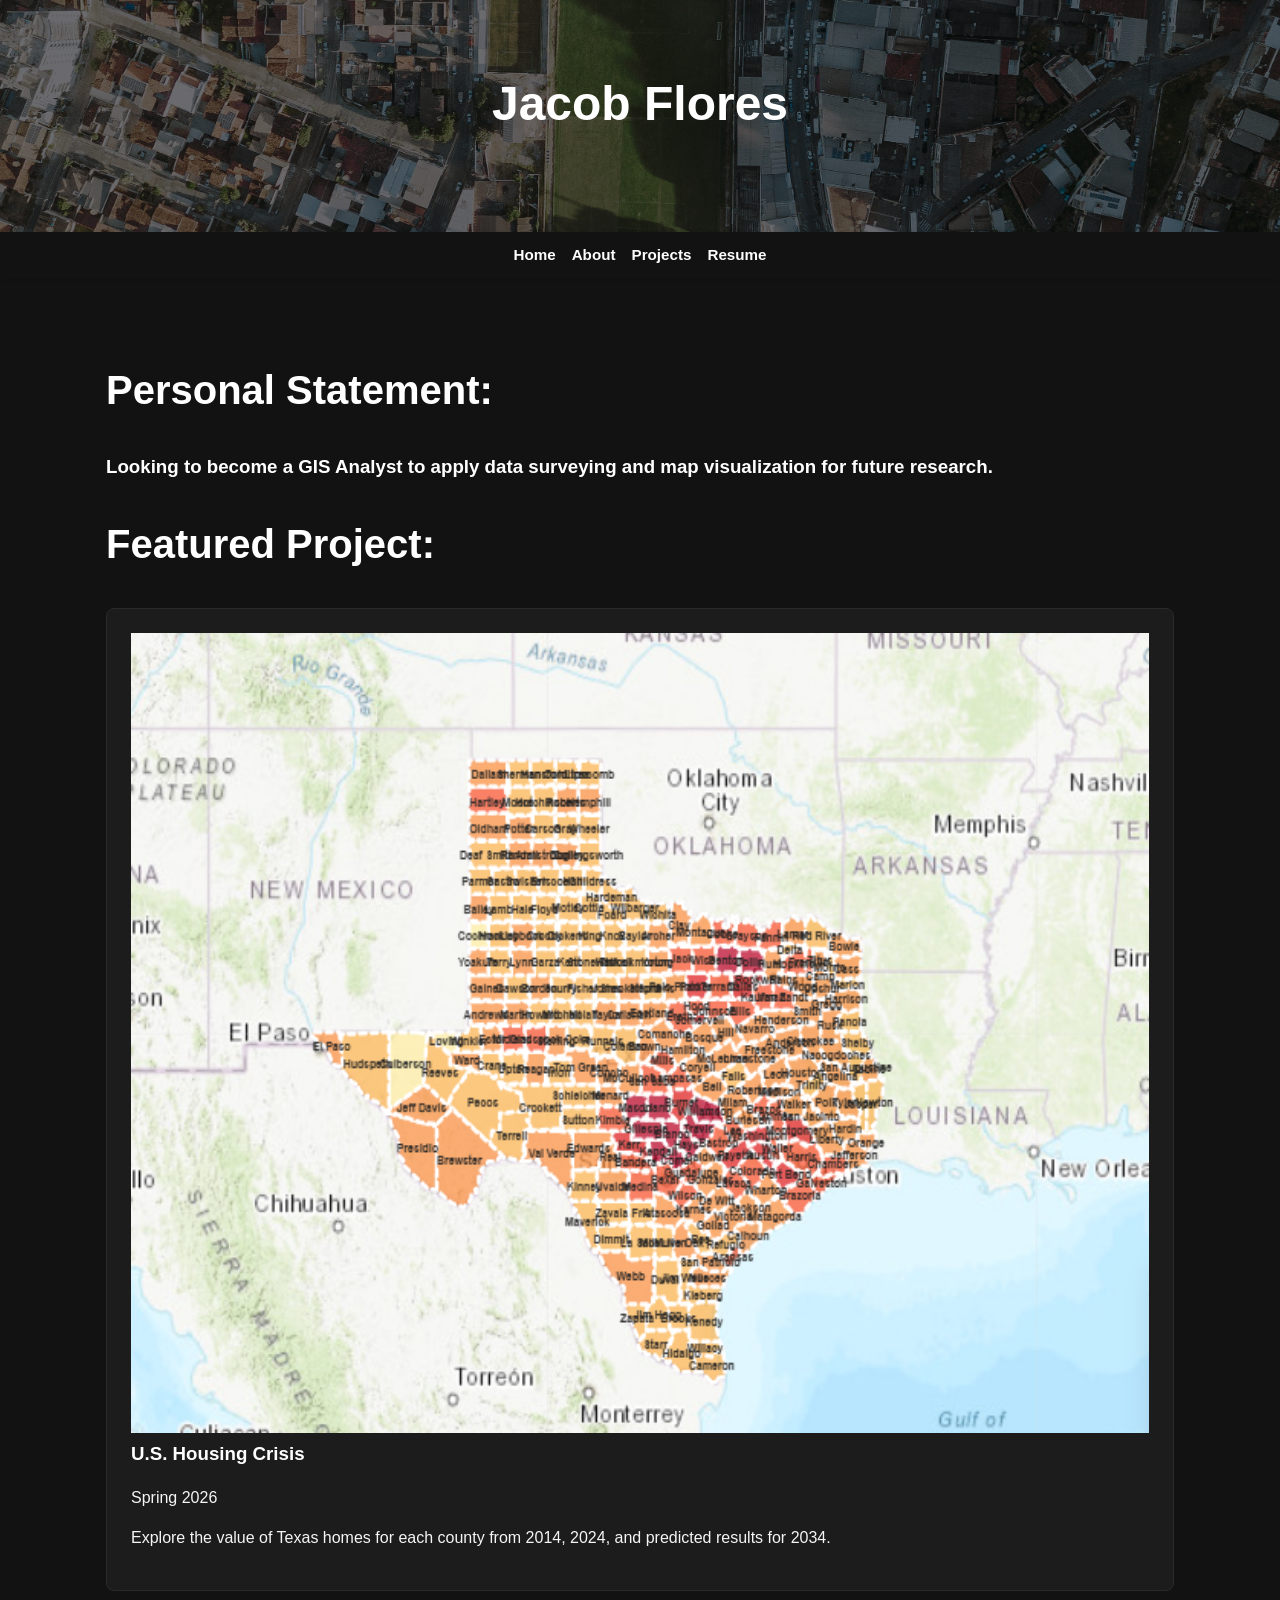
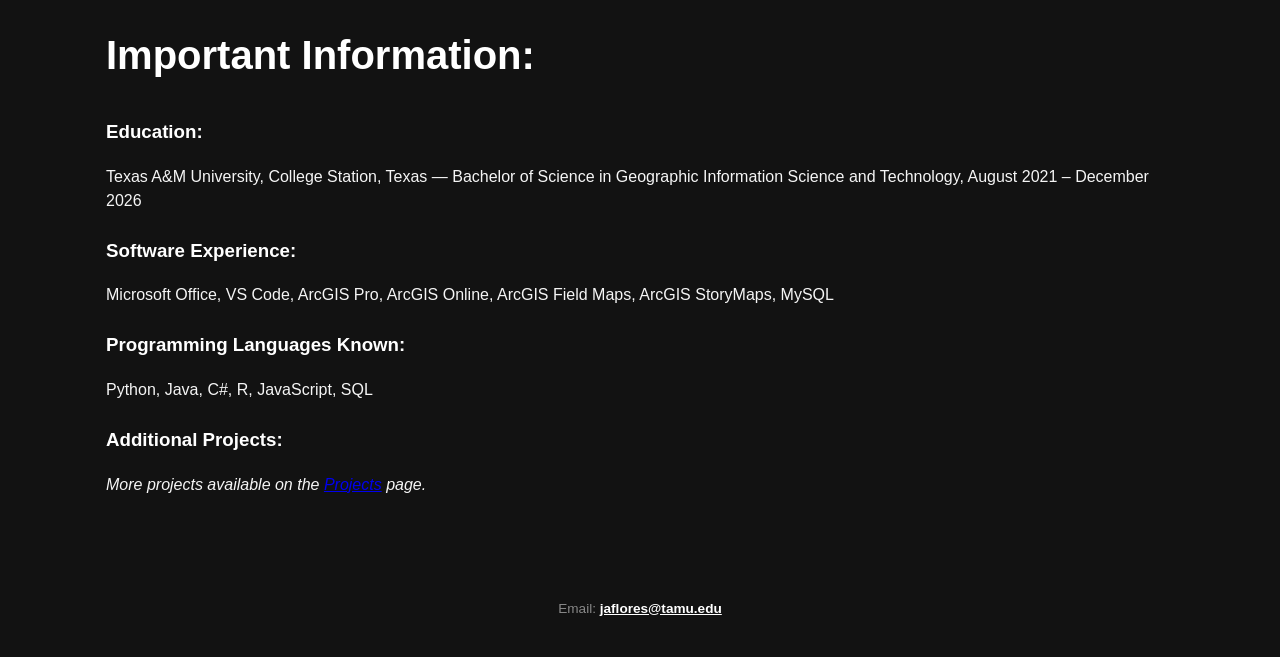
<file: index.html>
<!DOCTYPE html>
<html lang="en">
<head>
<meta charset="UTF-8">
<meta name="viewport" content="width=device-width, initial-scale=1.0">
<title>Jacob Flores – Portfolio</title>
<link rel="stylesheet" href="style.css">
</head>
<body>

<header>
  <h1>Jacob Flores</h1>
  <p><br></p>
</header>

<nav>
  <a href="index.html">Home</a>
  <a href="about.html">About</a>
  <a href="projects.html">Projects</a>
  <a href="resume.html">Resume</a>
</nav>

<main>
  <section id="background">
    <h2>Personal Statement:</h2>
    <h3>Looking to become a GIS Analyst to apply data surveying and map visualization for future research.</h3>
  </section>
  
  <section id="featured">
    <h2>Featured Project:</h2>
    <a class="card" href="project-1.html">
      <img src="TexasCount.png" alt="Preview of Texas counties and their values presented by HTML." width="100%" height="800">
      <h3>U.S. Housing Crisis</h3>
      <p>Spring 2026</p>
      <p>Explore the value of Texas homes for each county from 2014, 2024, and predicted results for 2034.</p>
    </a>
  </section>

  <section id="background">
    <h2>Important Information:</h2>
    <h3>Education:</h3>
    <p>Texas A&amp;M University, College Station, Texas — Bachelor of Science in Geographic Information Science and Technology, August 2021 – December 2026 </p>
    <h3>Software Experience:</h3>
    <p>Microsoft Office, VS Code, ArcGIS Pro, ArcGIS Online, ArcGIS Field Maps, ArcGIS StoryMaps, MySQL </p>
    <h3>Programming Languages Known:</h3>
    <p>Python, Java, C#, R, JavaScript, SQL </p>
    <h3>Additional Projects:</h3>
    <p><em>More projects available on the <a href="projects.html">Projects</a> page.</em></p>
  </section>
</main>

<footer>
  <p>Email: <a class="contact-link" href="mailto:jaflores@tamu.edu">jaflores@tamu.edu</a></p>
</footer>

  <script src="script.js"></script>
</body>
</html>
</file>
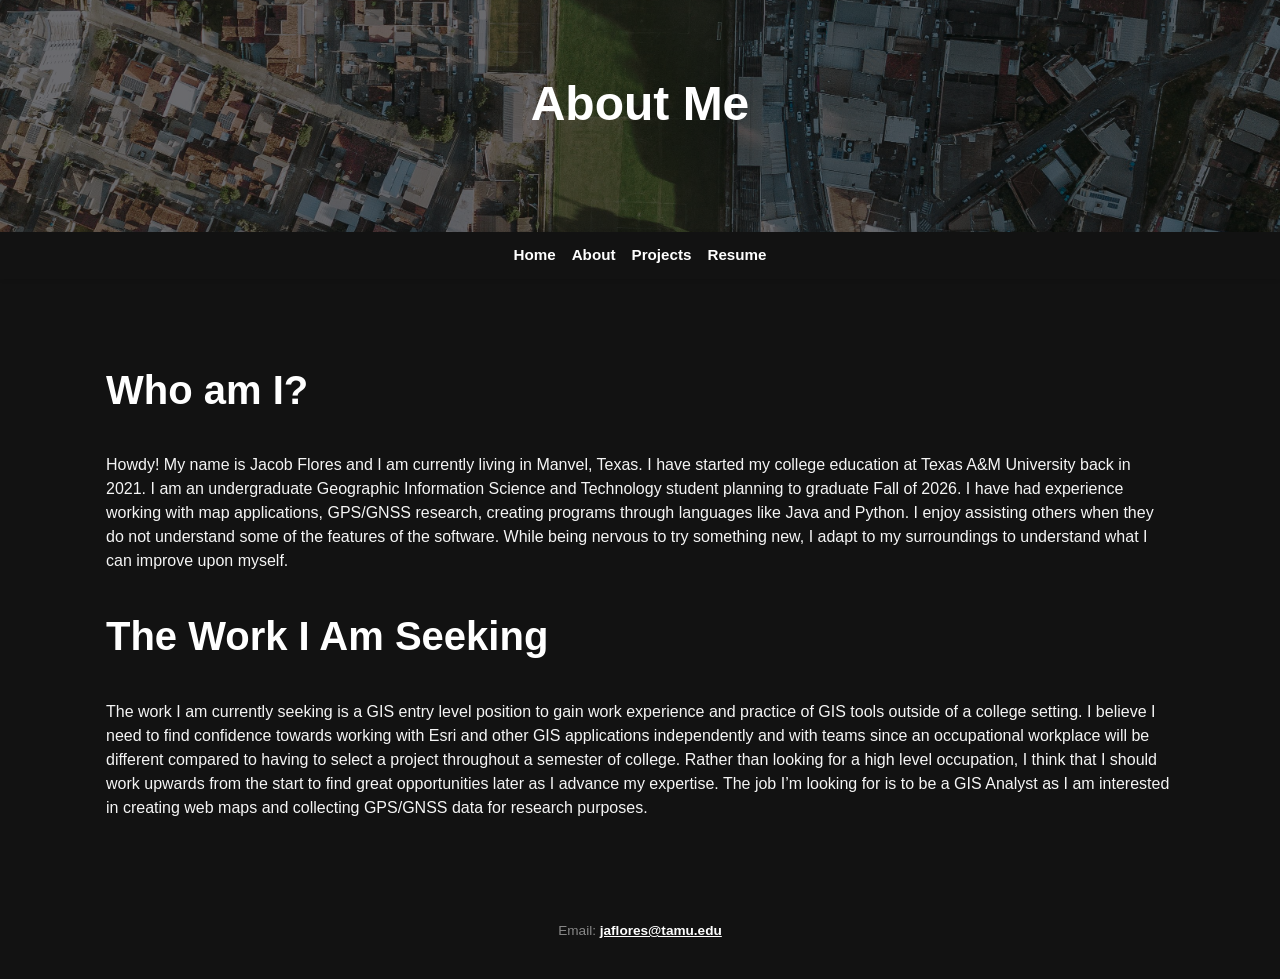
<file: about.html>
<!DOCTYPE html>
<html lang="en">
<head>
<meta charset="UTF-8">
<meta name="viewport" content="width=device-width, initial-scale=1.0">
<title>About – Jacob Flores</title>
<link rel="stylesheet" href="style.css">
</head>
<body>

<header>
  <h1>About Me</h1>
  <p><br></p>
</header>

<nav>
  <a href="index.html">Home</a>
  <a href="about.html">About</a>
  <a href="projects.html">Projects</a>
  <a href="resume.html">Resume</a>
</nav>

<main>
  <section id="about">
    <h2>Who am I?</h2>
    <p>Howdy! My name is Jacob Flores and I am currently living in Manvel, Texas. I have started my college education at Texas A&M University back in 2021. I am an undergraduate Geographic Information Science and Technology student planning to graduate Fall of 2026. I have had experience working with map applications, GPS/GNSS research, creating programs through languages like Java and Python. I enjoy assisting others when they do not understand some of the features of the software. While being nervous to try something new, I adapt to my surroundings to understand what I can improve upon myself.</p>
  </section>

  <section id="work-i-want">
    <h2>The Work I Am Seeking</h2>
    <p>The work I am currently seeking is a GIS entry level position to gain work experience and practice of GIS tools outside of a college setting. I believe I need to find confidence towards working with Esri and other GIS applications independently and with teams since an occupational workplace will be different compared to having to select a project throughout a semester of college. Rather than looking for a high level occupation, I think that I should work upwards from the start to find great opportunities later as I advance my expertise. The job I’m looking for is to be a GIS Analyst as I am interested in creating web maps and collecting GPS/GNSS data for research purposes.</p>
  </section>

</main>

<footer>
  <p>Email: <a class="contact-link" href="mailto:jaflores@tamu.edu">jaflores@tamu.edu</a></p>
</footer>

  <script src="script.js"></script>
</body>
</html>
</file>
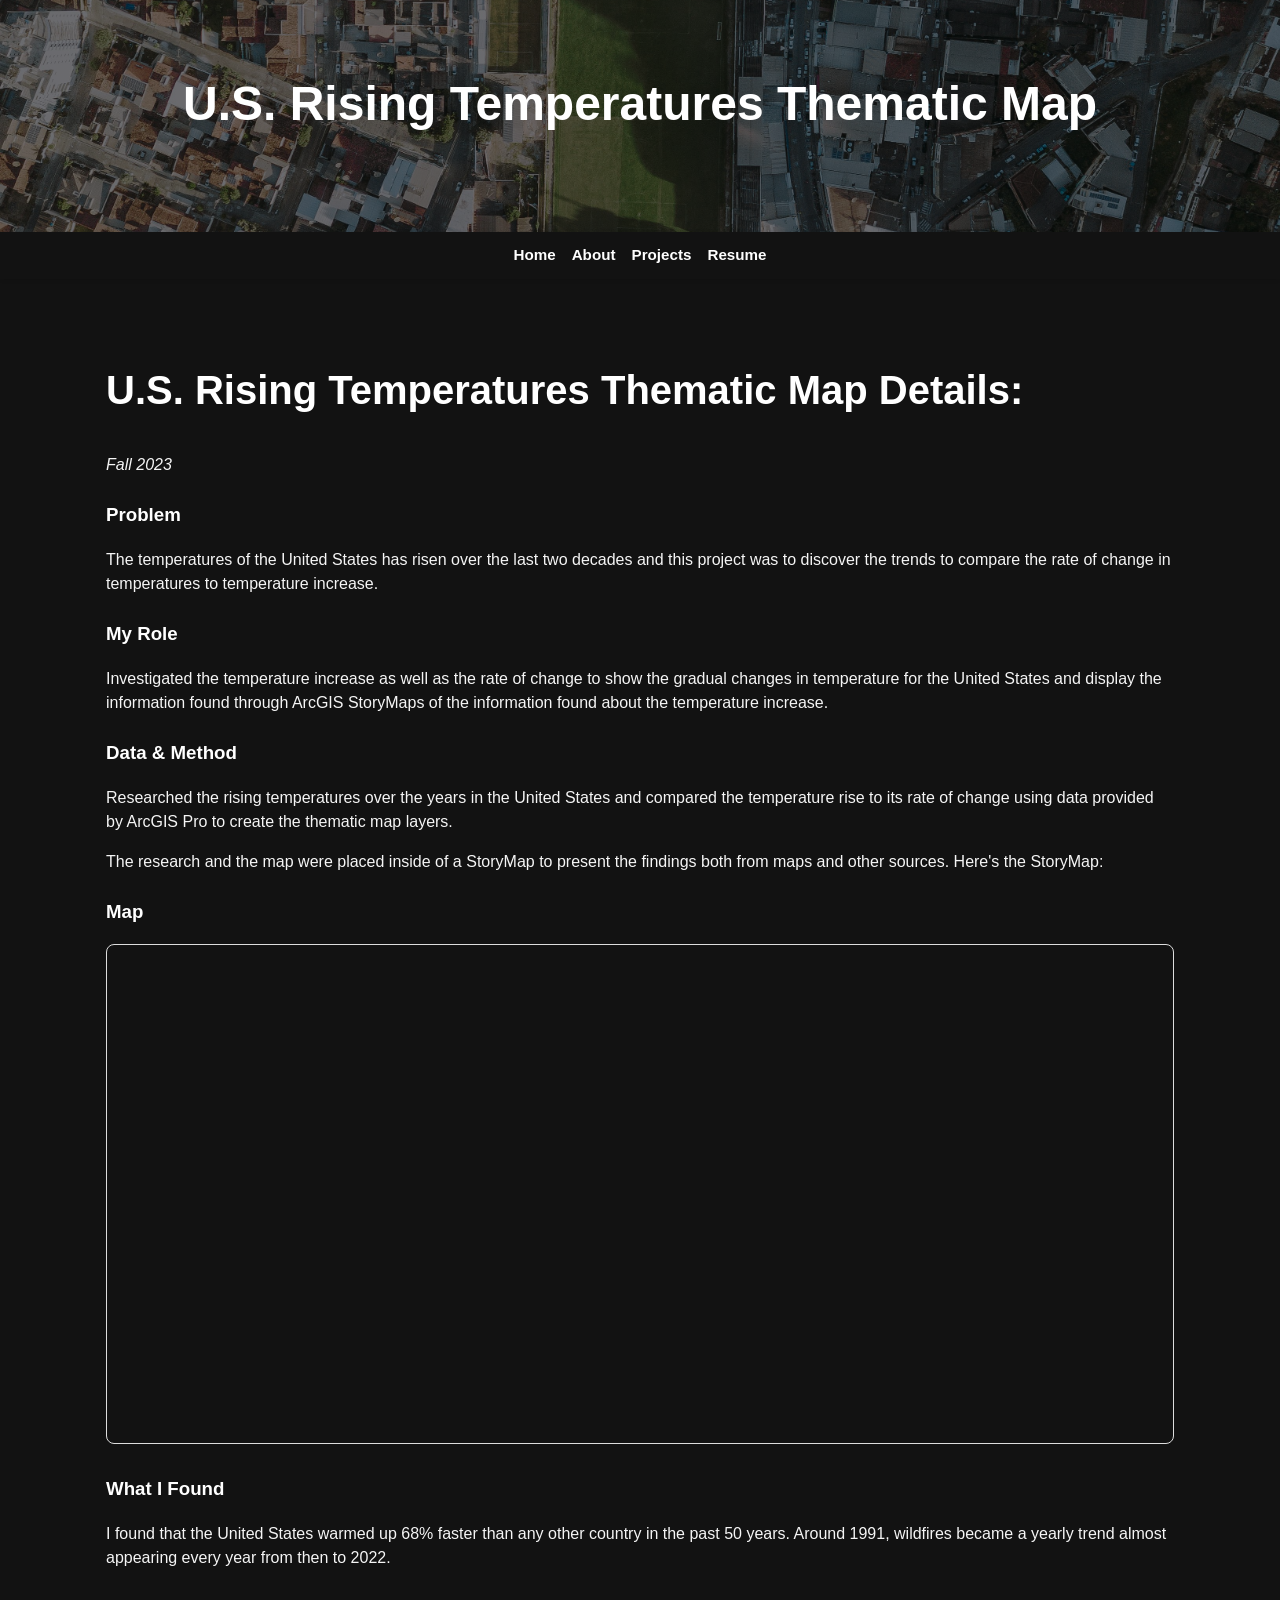
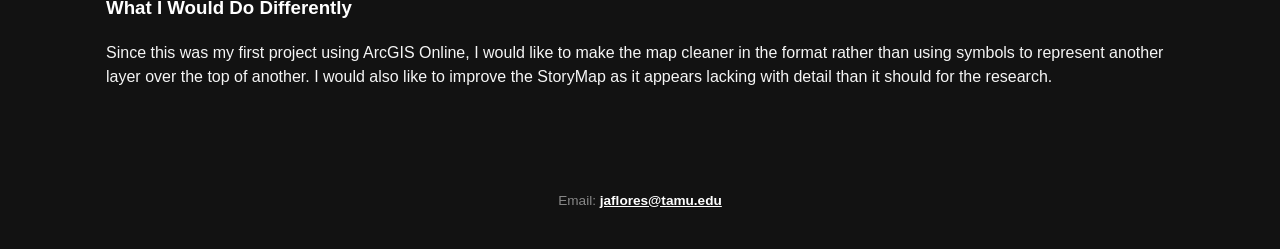
<file: project-2.html>
<!DOCTYPE html>
<html lang="en">
<head>
<meta charset="UTF-8">
<meta name="viewport" content="width=device-width, initial-scale=1.0">
<title>U.S. Rising Temperatures Thematic Map – Jacob Flores</title>
<link rel="stylesheet" href="style.css">
</head>
<body>

<header>
  <h1>U.S. Rising Temperatures Thematic Map</h1>
  <p><br></p>
</header>

<nav>
  <a href="index.html">Home</a>
  <a href="about.html">About</a>
  <a href="projects.html">Projects</a>
  <a href="resume.html">Resume</a>
</nav>

<main>
  <section id="project-2">
    <h2>U.S. Rising Temperatures Thematic Map Details:</h2>
    <p><em>Fall 2023</em></p>

    <h3>Problem</h3>
    <p>The temperatures of the United States has risen over the last two decades and this project was to discover the trends to compare the rate of change in temperatures to temperature increase.</p>

    <h3>My Role</h3>
    <p>Investigated the temperature increase as well as the rate of change to show the gradual changes in temperature for the United States and display the information found through ArcGIS StoryMaps of the information found about the temperature increase.</p>

    <h3>Data &amp; Method</h3>
    <p>Researched the rising temperatures over the years in the United States and compared the temperature rise to its rate of change using data provided by ArcGIS Pro to create the thematic map layers.</p>
    <p>The research and the map were placed inside of a StoryMap to present the findings both from maps and other sources. Here's the StoryMap:</p>

    <h3>Map</h3>
    <iframe src="https://storymaps.arcgis.com/stories/f63d942f2fbf4d2ab09eae9f21b1bdad"
            width="100%" height="500"
            alt="Texas has had an increase in temperature and correlates to wildfires being formed since 1991."
            style="border:1px solid #ddd; border-radius:8px;"
            frameborder="0"
            allowfullscreen
            allow="geolocation">
    </iframe>

    <h3>What I Found</h3>
    <p>I found that the United States warmed up 68% faster than any other country in the past 50 years. Around 1991, wildfires became a yearly trend almost appearing every year from then to 2022.</p>

    <h3>What I Would Do Differently</h3>
    <p>Since this was my first project using ArcGIS Online, I would like to make the map cleaner in the format rather than using symbols to represent another layer over the top of another. I would also like to improve the StoryMap as it appears lacking with detail than it should for the research.</p>
  </section>
</main>
  
<footer>
  <p>Email: <a class="contact-link" href="mailto:jaflores@tamu.edu">jaflores@tamu.edu</a></p>
</footer>

  <script src="script.js"></script>
</body>
</html>
</file>
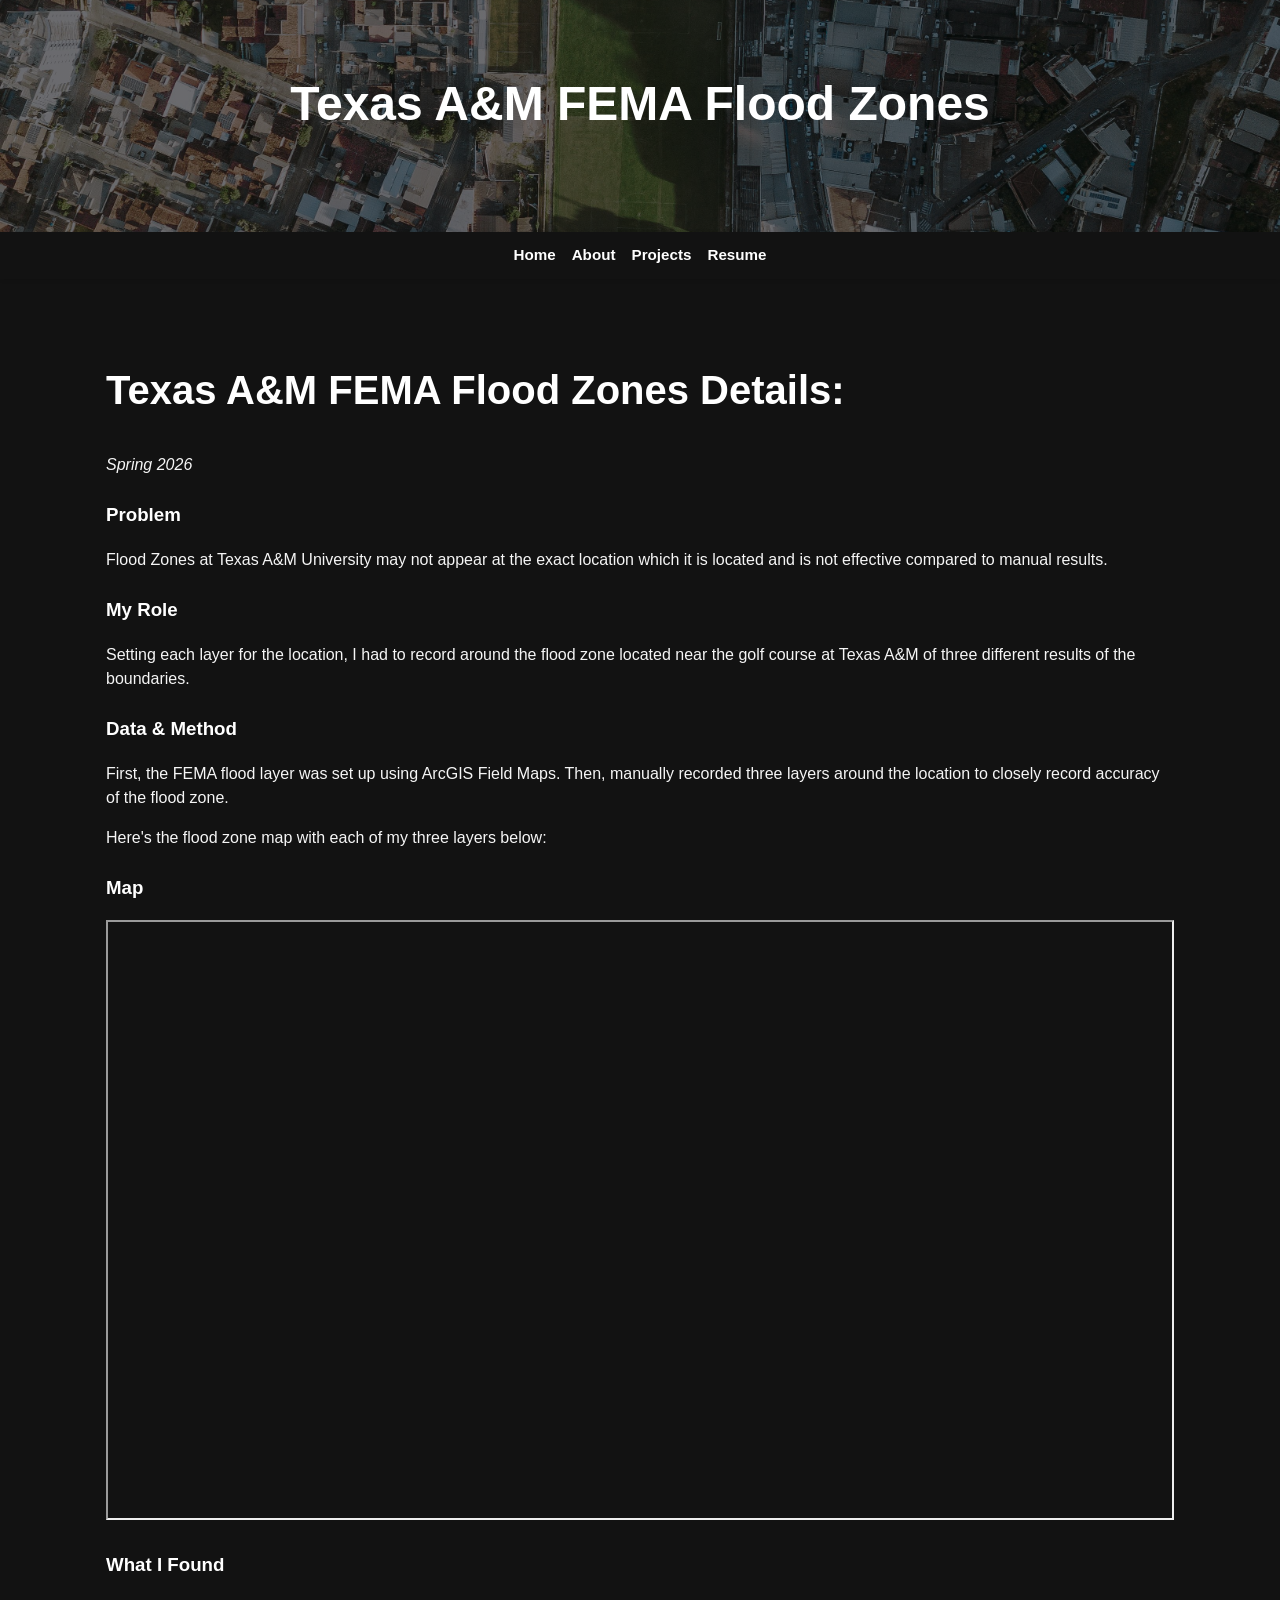
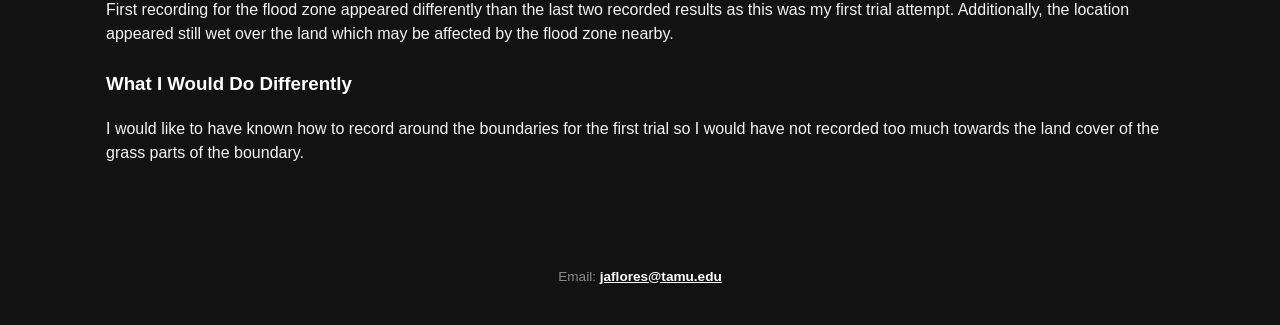
<file: project-4.html>
<!DOCTYPE html>
<html lang="en">
<head>
<meta charset="UTF-8">
<meta name="viewport" content="width=device-width, initial-scale=1.0">
<title>Texas A&M FEMA Flood Zones – Jacob Flores</title>
<link rel="stylesheet" href="style.css">
</head>
<body>

<header>
  <h1>Texas A&M FEMA Flood Zones</h1>
  <p><br></p>
</header>

<nav>
  <a href="index.html">Home</a>
  <a href="about.html">About</a>
  <a href="projects.html">Projects</a>
  <a href="resume.html">Resume</a>
</nav>

<main>
  <section id="project-4">
    <h2>Texas A&M FEMA Flood Zones Details:</h2>
    <p><em>Spring 2026</em></p>

    <h3>Problem</h3>
    <p>Flood Zones at Texas A&M University may not appear at the exact location which it is located and is not effective compared to manual results.</p>

    <h3>My Role</h3>
    <p>Setting each layer for the location, I had to record around the flood zone located near the golf course at Texas A&M of three different results of the boundaries. </p>

    <h3>Data &amp; Method</h3>
    <p>First, the FEMA flood layer was set up using ArcGIS Field Maps. Then, manually recorded three layers around the location to closely record accuracy of the flood zone. </p>
    <p>Here's the flood zone map with each of my three layers below: </p>

    <h3>Map</h3>
    <iframe width="100%" height="600" allow="local-network-access; geolocation" title="Texas A&M FEMA Flood Zones" src="https://tamu.maps.arcgis.com/apps/mapviewer/index.html?configurableview=true&webmap=7f715ecb329644cfab93d09a004a9665&theme=light&heading=true&legend=true&scroll=false&center=-96.33395477150813,30.62375365228007&scale=4513.988705" >
            style="border:1px solid #ddd; border-radius:8px;"
            frameborder="0"
            allowfullscreen
            allow="geolocation">
    </iframe>

    <h3>What I Found</h3>
    <p>First recording for the flood zone appeared differently than the last two recorded results as this was my first trial attempt. Additionally, the location appeared still wet over the land which may be affected by the flood zone nearby.</p>

    <h3>What I Would Do Differently</h3>
    <p>I would like to have known how to record around the boundaries for the first trial so I would have not recorded too much towards the land cover of the grass parts of the boundary.</p>
  </section>
</main>

<footer>
  <p>Email: <a class="contact-link" href="mailto:jaflores@tamu.edu">jaflores@tamu.edu</a></p>
</footer>

  <script src="script.js"></script>
</body>
</html>
</file>
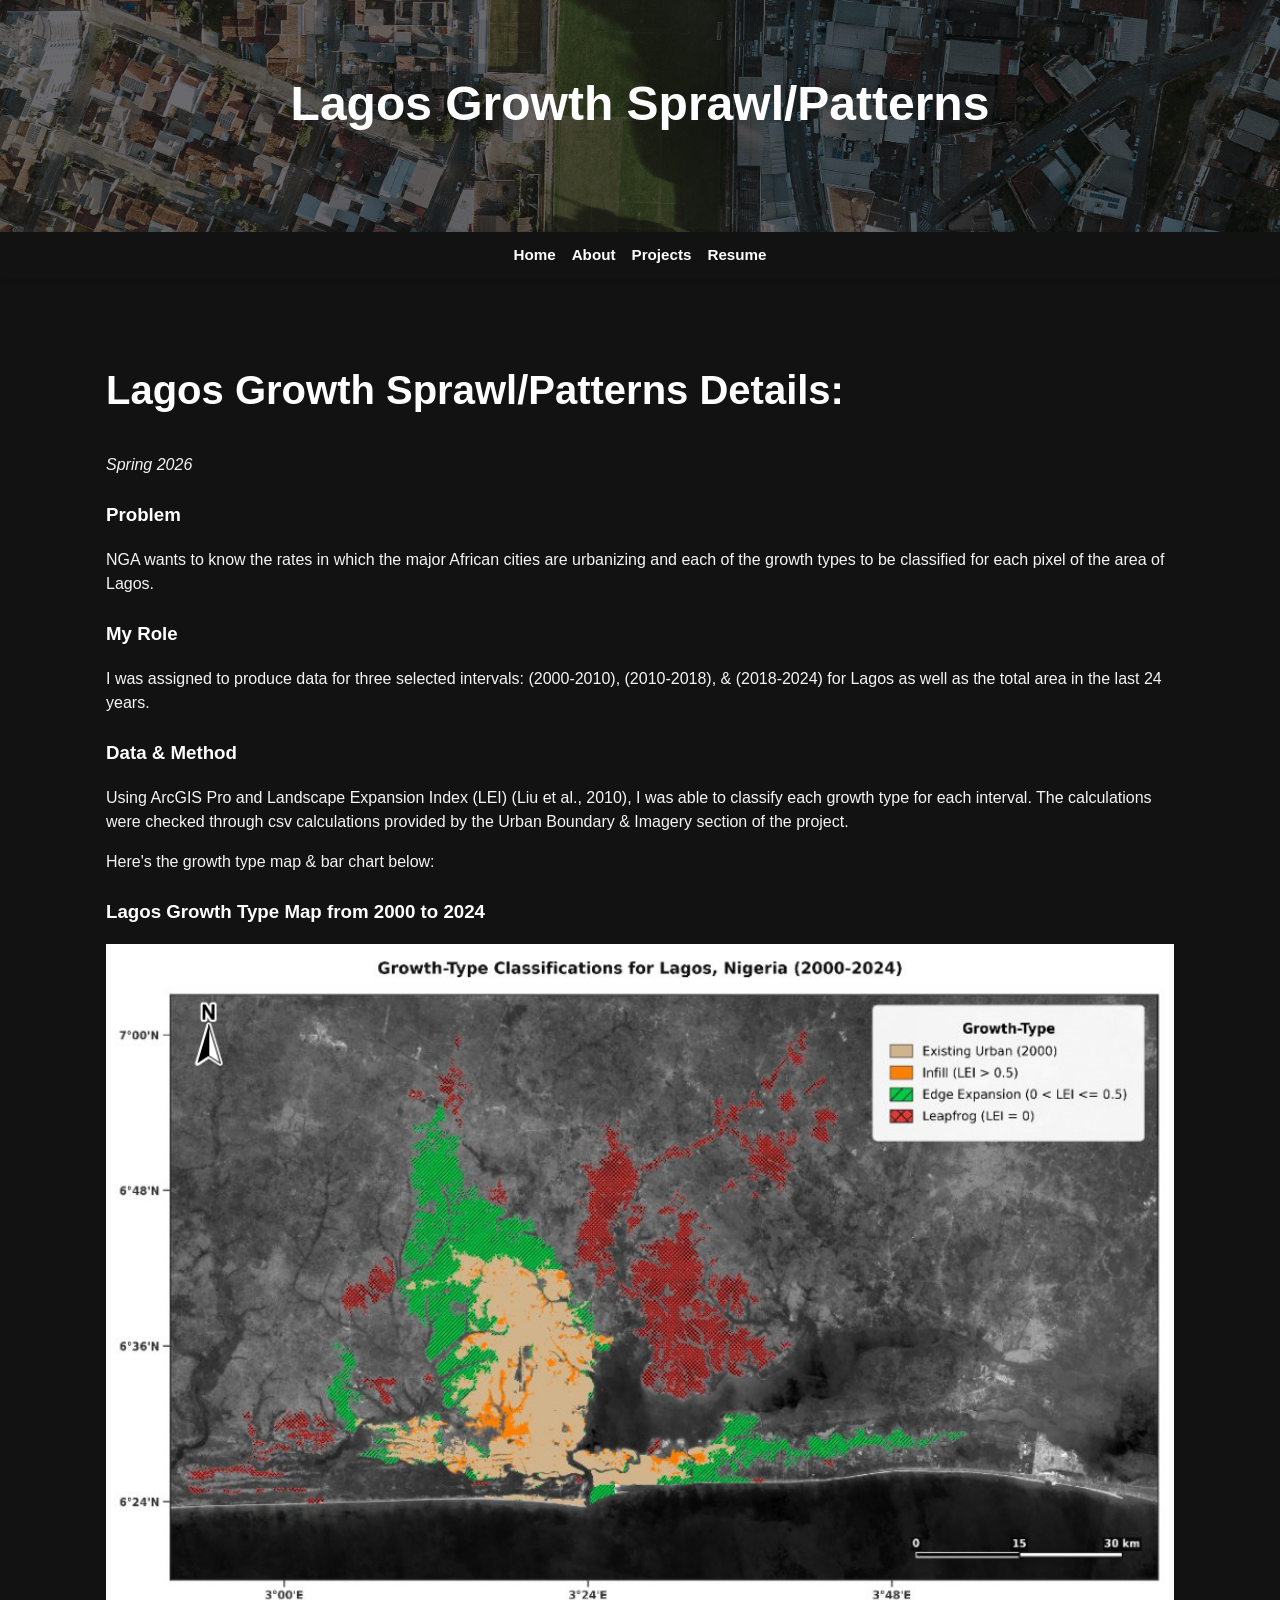
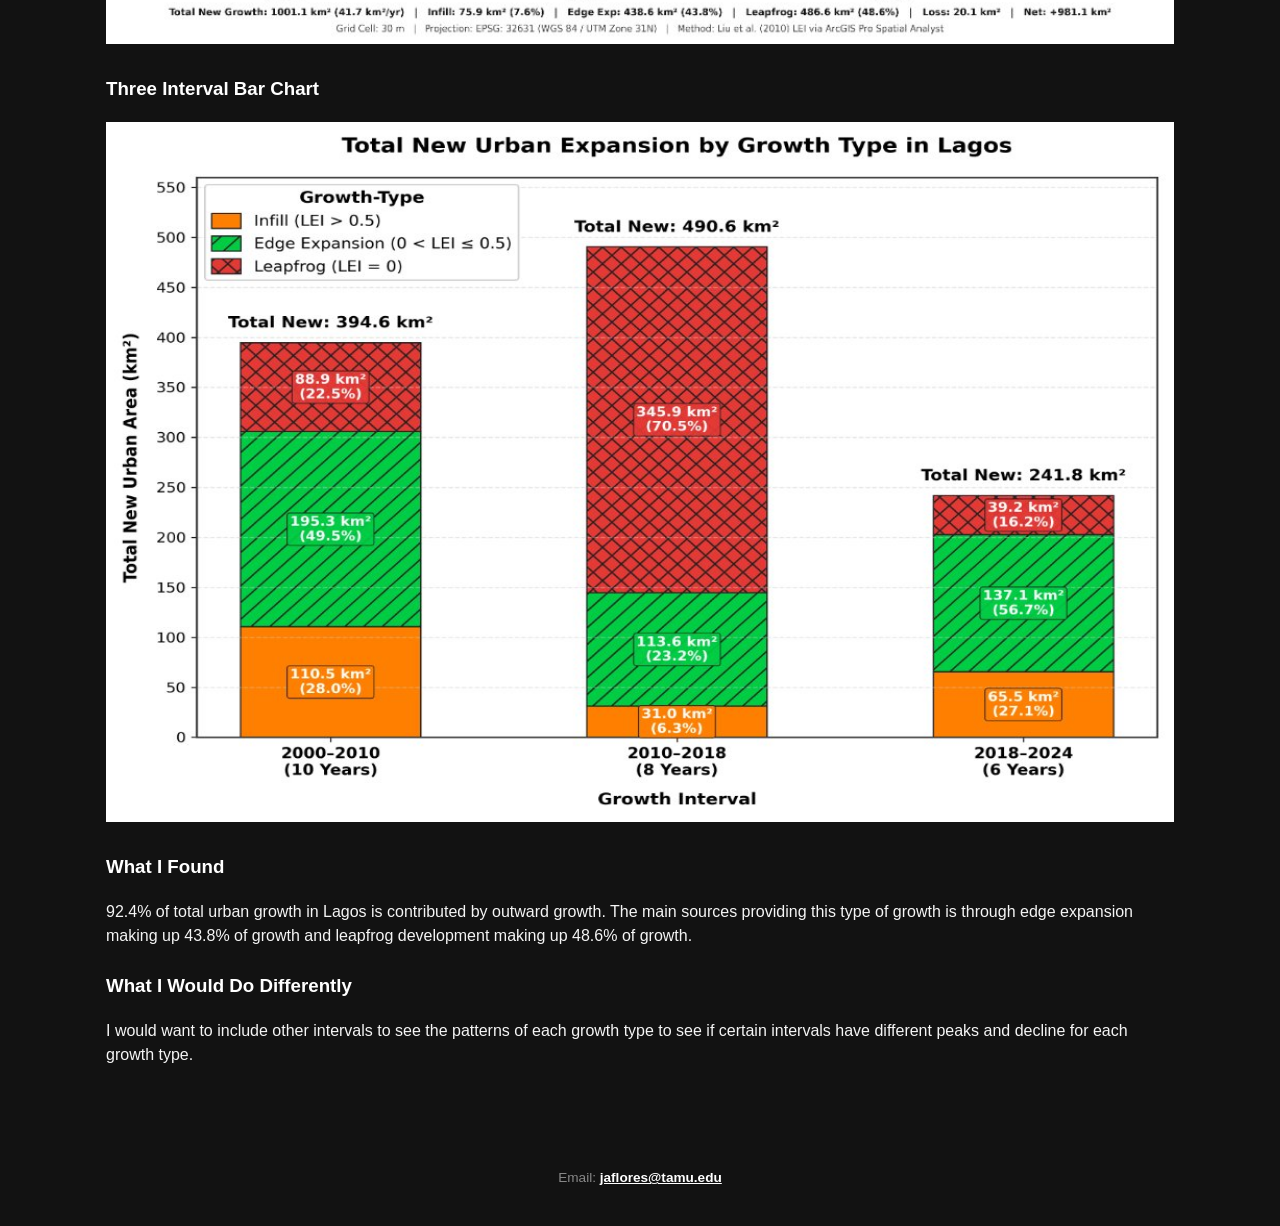
<file: project-5.html>
<!DOCTYPE html>
<html lang="en">
<head>
<meta charset="UTF-8">
<meta name="viewport" content="width=device-width, initial-scale=1.0">
<title>Lagos Growth Sprawl/Patterns – Jacob Flores</title>
<link rel="stylesheet" href="style.css">
</head>
<body>

<header>
  <h1>Lagos Growth Sprawl/Patterns</h1>
  <p><br></p>
</header>

<nav>
  <a href="index.html">Home</a>
  <a href="about.html">About</a>
  <a href="projects.html">Projects</a>
  <a href="resume.html">Resume</a>
</nav>

<main>
  <section id="project-5">
    <h2>Lagos Growth Sprawl/Patterns Details:</h2>
    <p><em>Spring 2026</em></p>

    <h3>Problem</h3>
    <p>NGA wants to know the rates in which the major African cities are urbanizing and each of the growth types to be classified for each pixel of the area of Lagos.</p>

    <h3>My Role</h3>
    <p>I was assigned to produce data for three selected intervals: (2000-2010), (2010-2018), & (2018-2024) for Lagos as well as the total area in the last 24 years. </p>

    <h3>Data &amp; Method</h3>
    <p>Using ArcGIS Pro and Landscape Expansion Index (LEI) (Liu et al., 2010), I was able to classify each growth type for each interval. The calculations were checked through csv calculations provided by the Urban Boundary & Imagery section of the project. </p>
    <p> Here's the growth type map & bar chart below: </p>

    <h3>Lagos Growth Type Map from 2000 to 2024</h3>
    <img src="map_2000_2024_presentation.png" alt="Total Urban Growth From 2000 to 2024 in Lagos featuring edge expansion and leapfrog development dominating outward growth." width="100%" height="700">

    <h3>Three Interval Bar Chart</h3>
    <img src="bar_chart_2000_2024.jpg" alt="The selected three intervals demonstrate the large amounts of leapfrog development from 2010 to 2018. The other intervals are dominated by edge expansion growth." width="100%" height="700">

    <h3>What I Found</h3>
    <p>92.4% of total urban growth in Lagos is contributed by outward growth. The main sources providing this type of growth is through edge expansion making up 43.8% of growth and leapfrog development making up 48.6% of growth.</p>

    <h3>What I Would Do Differently</h3>
    <p>I would want to include other intervals to see the patterns of each growth type to see if certain intervals have different peaks and decline for each growth type.</p>
  </section>
</main>

<footer>
  <p>Email: <a class="contact-link" href="mailto:jaflores@tamu.edu">jaflores@tamu.edu</a></p>
</footer>

  <script src="script.js"></script>
</body>
</html>
</file>
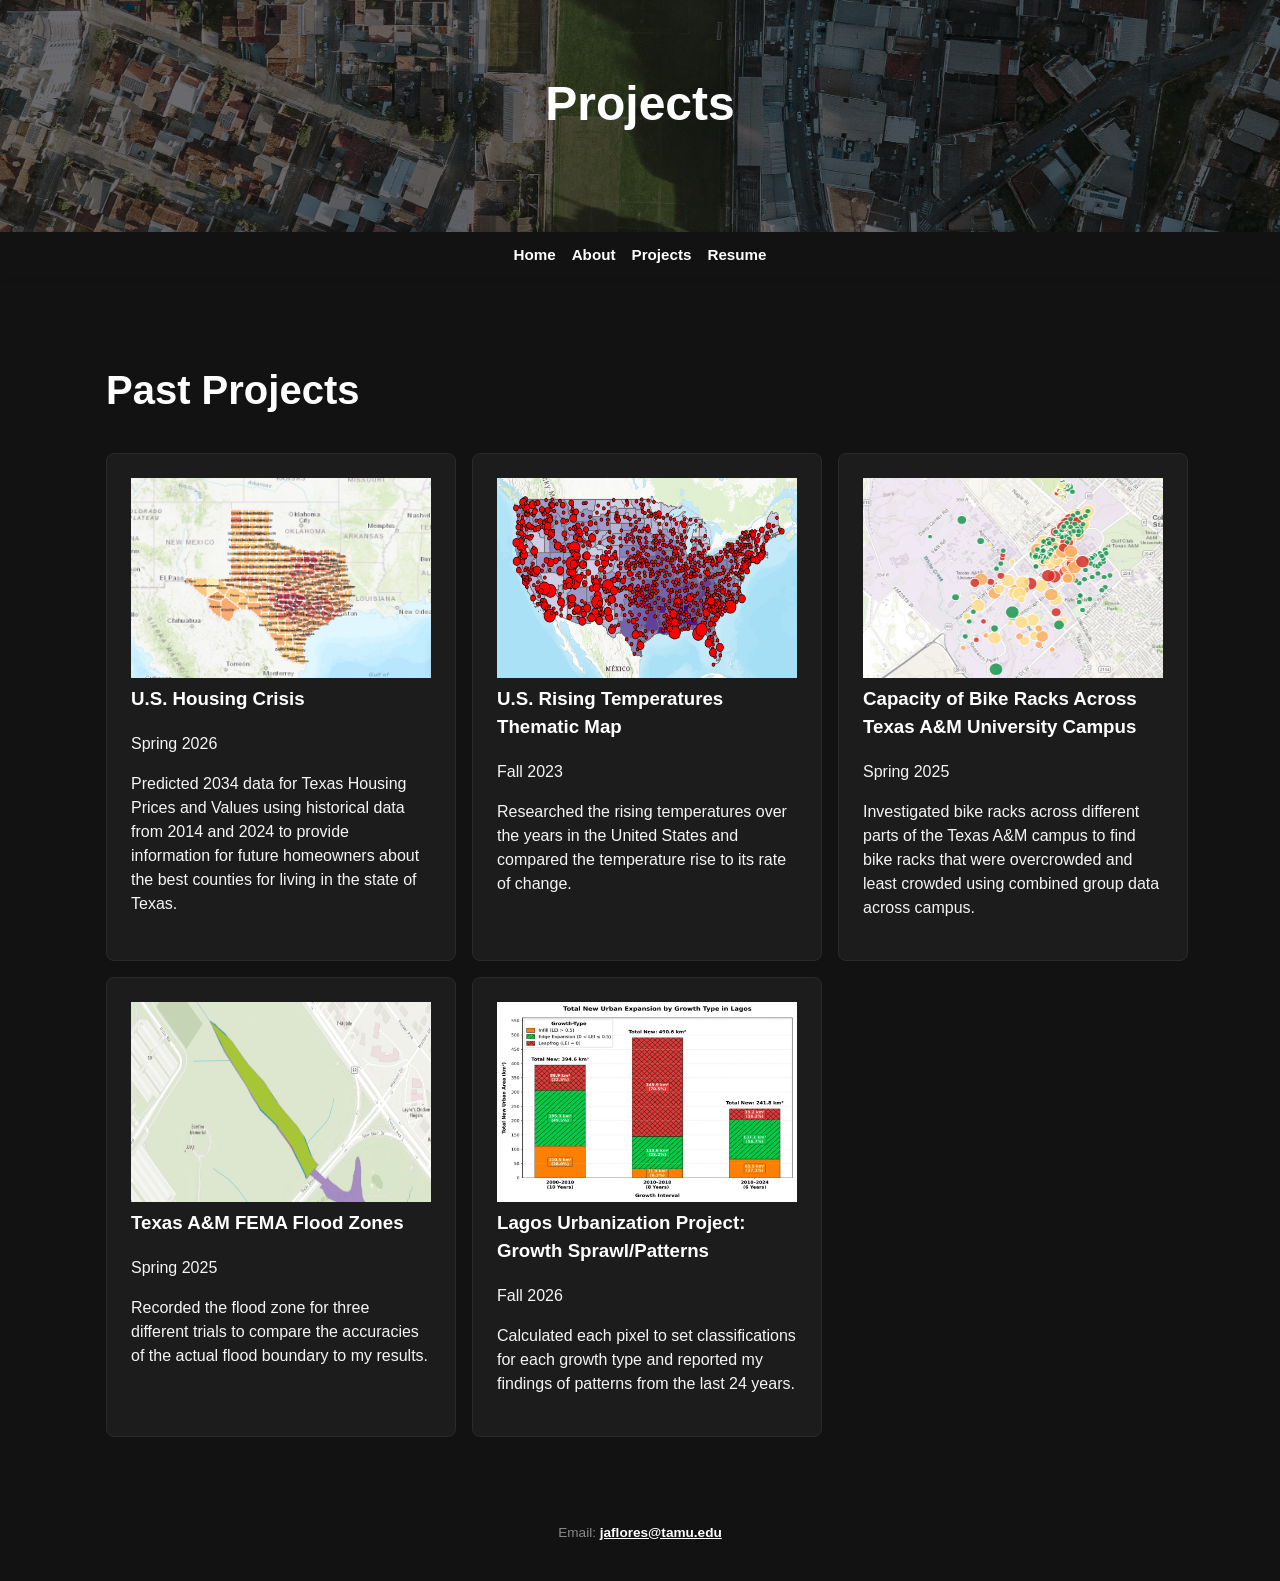
<file: projects.html>
<!DOCTYPE html>
<html lang="en">
<head>
<meta charset="UTF-8">
<meta name="viewport" content="width=device-width, initial-scale=1.0">
<title>Projects – Jacob Flores</title>
<link rel="stylesheet" href="style.css">
</head>
<body>

<header>
  <h1>Projects</h1>
  <p><br></p>
</header>

<nav>
  <a href="index.html">Home</a>
  <a href="about.html">About</a>
  <a href="projects.html">Projects</a>
  <a href="resume.html">Resume</a>
</nav>

<main>
  <section id="projects">
    <h2>Past Projects</h2>
    <div class="cards">

      <a class="card" href="project-1.html" width="100%" height = "400">
        <img src="TexasCount.png" alt="Preview of value map of Texas counties built with HTML features." width="300" height="200">
        <h3>U.S. Housing Crisis</h3>
        <p>Spring 2026</p>
        <p>Predicted 2034 data for Texas Housing Prices and Values using historical data from 2014 and 2024 to provide information for future homeowners about the best counties for living in the state of Texas. </p>
      </a>

      <a class="card" href="project-2.html" width="100%" height = "400">
        <img src="ThematicMap.png" alt="Preview of the thematic map of the rising temperatures with rate of change in the United States." width="300" height="200">
        <h3>U.S. Rising Temperatures Thematic Map</h3>
        <p>Fall 2023</p>
        <p>Researched the rising temperatures over the years in the United States and compared the temperature rise to its rate of change. </p>
      </a>

      <a class="card" href="project-3.html" width="100%" height = "400">
        <img src="BikeRacks.png" alt="Preview of bike racks across Texas A&M University based on capacity rates." width="300" height="200">
        <h3>Capacity of Bike Racks Across Texas A&amp;M University Campus</h3>
        <p>Spring 2025</p>
        <p>Investigated bike racks across different parts of the Texas A&amp;M campus to find bike racks that were overcrowded and least crowded using combined group data across campus. </p>
      </a>

      <a class="card" href="project-4.html" width="100%" height = "400">
        <img src="FloodZone.PNG" alt="Preview of flood zone from Texas A&M University." width="300" height="200">
        <h3>Texas A&M FEMA Flood Zones</h3>
        <p>Spring 2025</p>
        <p>Recorded the flood zone for three different trials to compare the accuracies of the actual flood boundary to my results. </p>
      </a>

      <a class="card" href="project-5.html" width="100%" height = "400">
         <img src="bar_chart_2000_2024.jpg" alt="Preview of growth patterns for each of the three selected intervals." width="300" height="200">
        <h3>Lagos Urbanization Project: Growth Sprawl/Patterns</h3>
        <p>Fall 2026</p>
        <p>Calculated each pixel to set classifications for each growth type and reported my findings of patterns from the last 24 years. </p>
      </a>

    </div>
  </section>
</main>

<footer>
  <p>Email: <a class="contact-link" href="mailto:jaflores@tamu.edu">jaflores@tamu.edu</a></p>
</footer>

  <script src="script.js"></script>
</body>
</html>
</file>
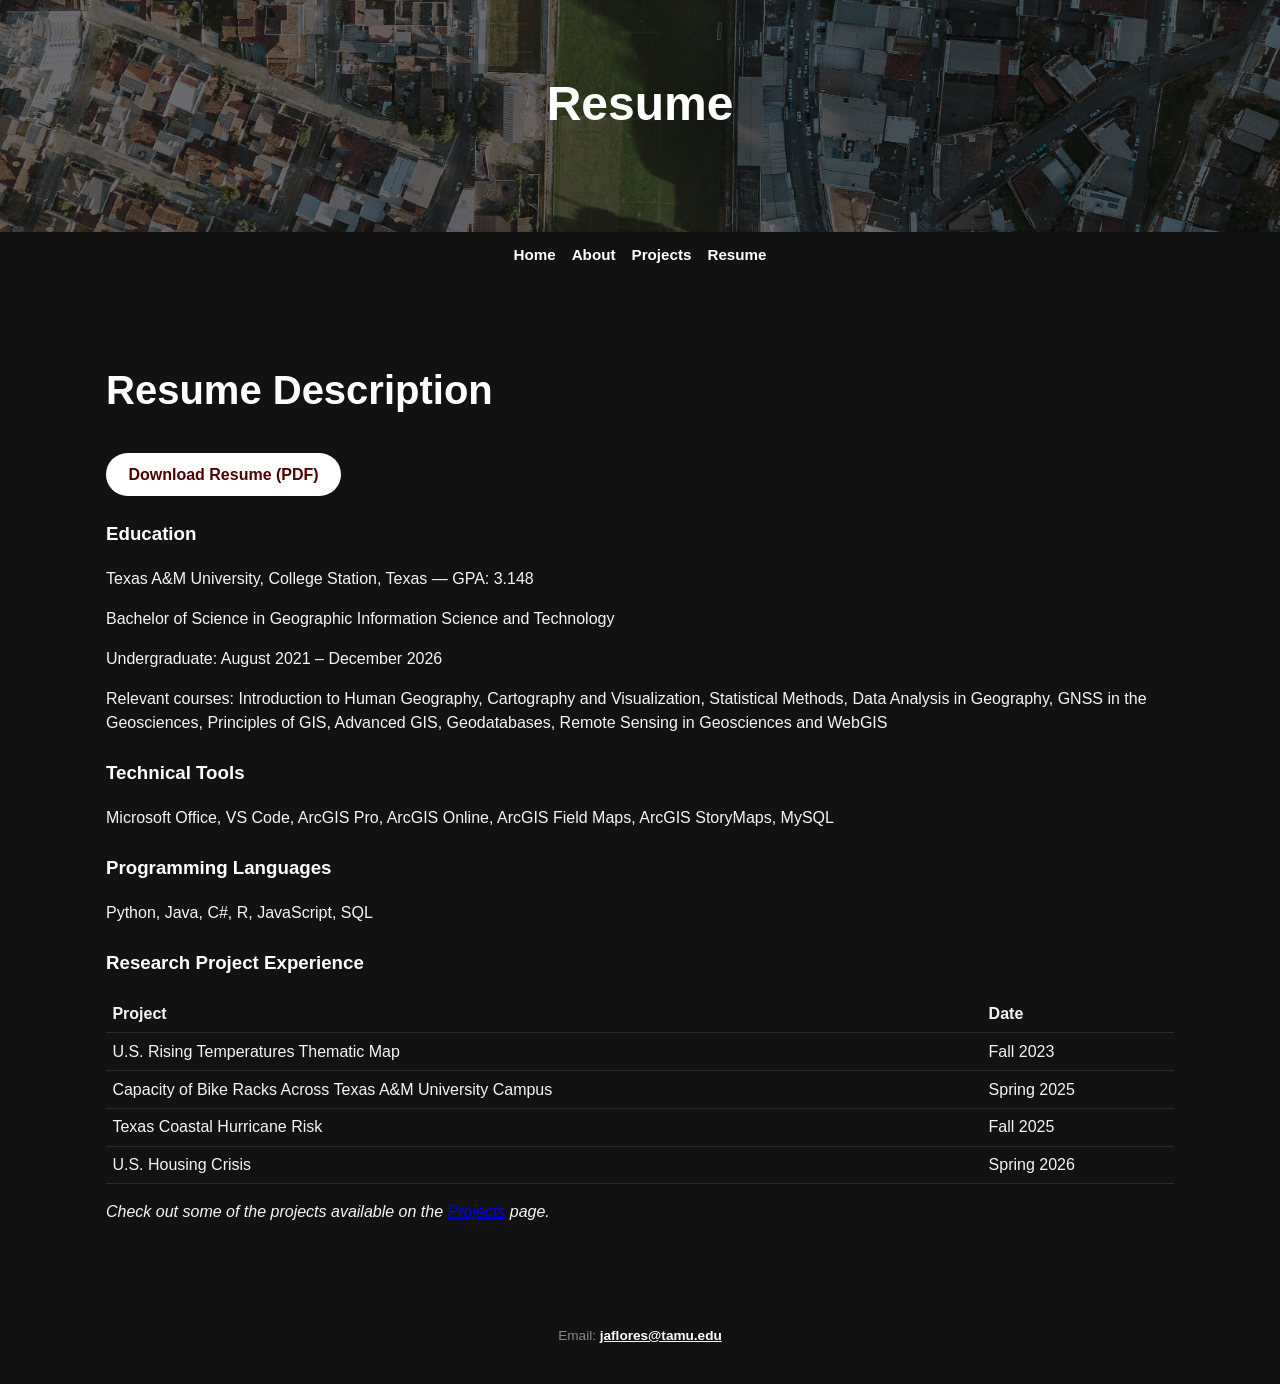
<file: resume.html>
<!DOCTYPE html>
<html lang="en">
<head>
<meta charset="UTF-8">
<meta name="viewport" content="width=device-width, initial-scale=1.0">
<title>Resume – Jacob Flores</title>
<link rel="stylesheet" href="style.css">
</head>
<body>

<header>
  <h1>Resume</h1>
  <p><br></p>
</header>

<nav>
  <a href="index.html">Home</a>
  <a href="about.html">About</a>
  <a href="projects.html">Projects</a>
  <a href="resume.html">Resume</a>
</nav>

<main>
  <section id="resume">
    <h2>Resume Description</h2>
    <p><a class="btn" href="resume.pdf">Download Resume (PDF)</a></p>

    <h3>Education</h3>
    <p>Texas A&amp;M University, College Station, Texas — GPA: 3.148 </p>
    <p>Bachelor of Science in Geographic Information Science and Technology </p>
    <p>Undergraduate: August 2021 – December 2026 </p>
    <p>Relevant courses: Introduction to Human Geography, Cartography and Visualization, Statistical Methods, Data Analysis in Geography, GNSS in the Geosciences, Principles of GIS, Advanced GIS, Geodatabases, Remote Sensing in Geosciences and WebGIS </p>

    <h3>Technical Tools</h3>
    <p>Microsoft Office, VS Code, ArcGIS Pro, ArcGIS Online, ArcGIS Field Maps, ArcGIS StoryMaps, MySQL </p>

    <h3>Programming Languages</h3>
    <p>Python, Java, C#, R, JavaScript, SQL </p>

    <h3>Research Project Experience</h3>

    <table>
      <tr><th>Project</th><th>Date</th></tr>
      <tr><td>U.S. Rising Temperatures Thematic Map</td><td>Fall 2023</td></tr>
      <tr><td>Capacity of Bike Racks Across Texas A&amp;M University Campus</td><td>Spring 2025</td></tr>
      <tr><td>Texas Coastal Hurricane Risk</td><td>Fall 2025</td></tr>
      <tr><td>U.S. Housing Crisis</td><td>Spring 2026</td></tr>
    </table>

    <p><em>Check out some of the projects available on the <a href="projects.html">Projects</a> page.</em></p>
  </section>
</main>

<footer>
  <p>Email: <a class="contact-link" href="mailto:jaflores@tamu.edu">jaflores@tamu.edu</a></p>
</footer>

  <script src="script.js"></script>
</body>
</html>
</file>
<file: style.css>
/* style.css — dark portfolio theme */
:root {
  --accent: #ffffff;      
  --bg: #121212;          /* near-black page background */
  --text: #f5f5f5;        /* light text for dark bg */
  --card-bg: #1c1c1c;     /* dark cards */
  --border: #2a2a2a;
}

* { box-sizing: border-box; }

body {
  margin: 0;
  font-family: Arial, Helvetica, sans-serif;
  background: var(--bg);
  color: var(--text);
  line-height: 1.5;
}

header {
  background: linear-gradient(rgba(0,0,0,.55), rgba(0,0,0,.55)), url('hero.jpg') center/cover no-repeat;
  color: #fff;
  padding: 4rem 1rem;
  text-align: center;
}
header h1 {
  font-size: 3rem;
  font-weight: 800;
  margin: .25rem 0;
}
header p {
  margin: 0;
  font-size: 1rem;
  letter-spacing: .1rem;
  color: var(--accent);
  text-transform: uppercase;
}

/* Nav bar — dark, transparent over hero */
nav {
  display: flex;
  flex-wrap: wrap;
  justify-content: center;
  gap: 1rem;
  align-items: center;
  background: transparent;
  padding: .75rem;
  position: sticky;
  top: 0;
  box-shadow: 0 1px 4px rgba(0,0,0,.1);
  z-index: 10;
  transition: transform .3s ease-in-out; /* new: smooth slide */
}
nav.nav-hidden {
  transform: translateY(-100%); /* new: slides nav off-screen upward */
}
nav a {
  color: #fff;
  text-decoration: none;
  font-weight: bold;
  font-size: .95rem; 
}
nav a:hover { color: var(--accent); }

main {
  max-width: 1100px;
  margin: 0 auto;
  padding: 3rem 1rem;
}

h2 {
  color: #fff;
  border-bottom: none;
  font-size: 2.5rem;
  font-weight: 800;
}
h3 { color: var(--accent); margin-top: 1.5rem; }

/* Services / Video cards grid */
.cards {
  display: grid;
  gap: 1rem;
  grid-template-columns: 1fr;
}
@media (min-width: 700px) {
  .cards { grid-template-columns: 1fr 1fr 1fr; }
}
.card {
  background: var(--card-bg);
  border: 1px solid var(--border);
  border-radius: 8px;
  padding: 1.5rem;
  text-decoration: none;
  color: var(--text);
  display: block;
  transition: box-shadow .2s, transform .2s;
}
.card:hover {
  background-color: #D3D3D3
  border-color: #0066ff;
  box-shadow: 0 2px 12px rgba(0,0,0,.4);
  transform: translateY(-3px);
}
.card h3 { margin-top: 0; color: var(--accent); }

/* Stats row (459K subscribers, 300+ projects, etc.) */
.stats {
  display: flex;
  flex-wrap: wrap;
  justify-content: space-around;
  background: var(--card-bg);
  border-radius: 8px;
  padding: 1.5rem;
  margin-top: 2rem;
  text-align: center;
}
.stats .stat-number {
  font-size: 2rem;
  font-weight: 800;
  color: var(--accent);
}

.contact-link {
  color: var(--accent);
  font-weight: bold;
}

.btn {
  display: inline-block;
  background: var(--accent);
  color: #500000;
  padding: .6rem 1.4rem;
  border-radius: 30px; /* rounded pill button like "LET'S TALK" */
  text-decoration: none;
  font-weight: bold;
}

footer {
  text-align: center;
  padding: 1.5rem;
  font-size: .85rem;
  color: #888;
}

table {
  width: 100%;
  border-collapse: collapse;
  margin-top: .5rem;
}
table th, table td {
  text-align: left;
  padding: .4rem;
  border-bottom: 1px solid var(--border);
}
</file>
